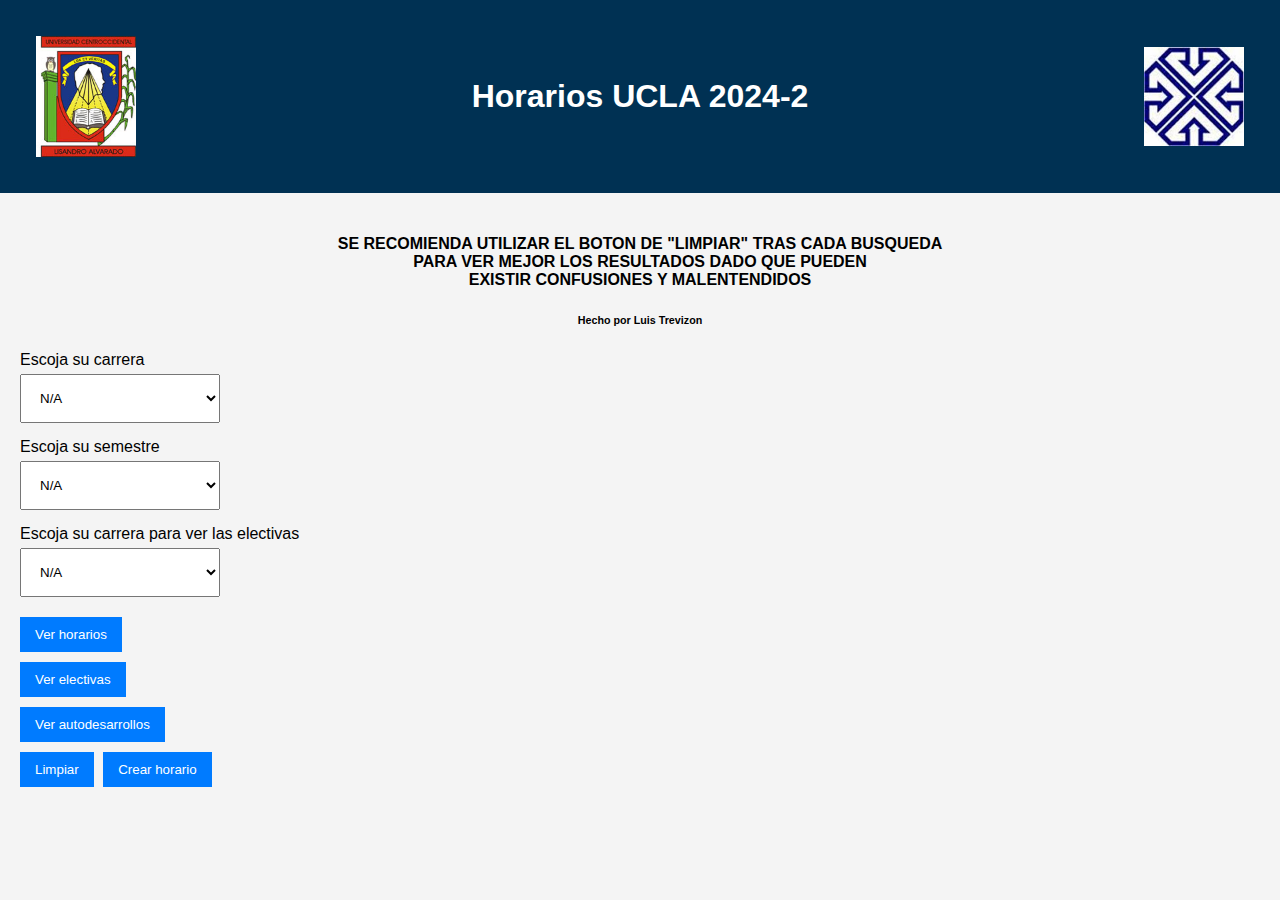
<file: index.html>
<!DOCTYPE html>
<html lang="en">

<head>
    <meta charset="UTF-8">
    <meta name="viewport" content="width=device-width, initial-scale=1.0">
    <link rel="stylesheet" href="sources/estilos.css">
    <title>HORARIOS</title>
</head>
<header class="header">
    <div class="logo-container">
        <div class="left-logos">
            <img src="logos/ucla.jpg" style="width: 100px;" alt="Logo Izquierdo" class="logo">
            <!-- <img src="logos/dcee.jpg" style="width: 100px;" alt="Logo Izquierdo 2" class="logo"> -->
        </div>
        <h1 class="title">Horarios UCLA 2024-2</h1>
        <img src="logos/dcee.jpg" style="width: 100px;" alt="Logo Izquierdo 2" class="logo">

    </div>

</header>

<body>
    <main class="main-content">
        <h4 style="text-align: center;">SE RECOMIENDA UTILIZAR EL BOTON DE "LIMPIAR" TRAS CADA BUSQUEDA<br> PARA VER
            MEJOR LOS RESULTADOS
            DADO QUE
            PUEDEN <br>EXISTIR CONFUSIONES Y MALENTENDIDOS</h4>
        <h6 style="text-align: center;">Hecho por Luis Trevizon</h6>
        <label>Escoja su carrera</label>
        <select name="carrera" id="carreras">
            <option value="n/a">N/A</option>
            <option value="economia">Economia</option>
            <option value="administracion">Administracion</option>
            <option value="contaduria">Contaduria</option>
        </select>
        <label>Escoja su semestre</label>
        <select name="semestre" id="semestres">
            <option value="n/a">N/A</option>
            <option value="1">1</option>
            <option value="2">2</option>
            <option value="3">3</option>
            <option value="4">4</option>
            <option value="5">5</option>
            <option value="6">6</option>
            <option value="7">7</option>
            <option value="8">8</option>
            <option value="9">9</option>
        </select>
        <br>
        <label>Escoja su carrera para ver las electivas</label>
        <select name="electiva" id="electiva">
            <option value="n/a">N/A</option>
            <option value="admin_cont">Administracion o Contaduria</option>
            <option value="econ">Economia</option>
        </select>
        <br>
        <button id="boton" onclick="getHorario()">Ver horarios</button>
        <br>
        <button id="boton" onclick="electivas()">Ver electivas</button>
        <br>
        <button id="boton" onclick="autodesarrollos()">Ver autodesarrollos</button>
        <br>
        <button id="boton" onclick="limpiar()">Limpiar</button>
        <button><a href="horario.html">Crear horario</a></button>
        <div class="resultados" id="horarios">
        </div>
    </main>

    <script>
        document.querySelectorAll('.printbutton').forEach(function (element) {
            element.addEventListener('click', function () {
                print();
            });
        });
        var src = []

        var economia_1 = [
            "m01", "m02", "t01", "t02"
        ]
        var economia_2 = [
            "m01", "m02", "t01"
        ]
        var economia_3 = [
            "m01", "t01"
        ]
        var administracion_contaduria_1 = [
            "m01", "m02", "m03", "m04", "m05", "m06", "m07", "m08", "t01", "t02", "t03", "n01", "n02"
        ]
        var administracion_contaduria_2 = [
            "m01", "m02", "m03", "m04", "t01", "t02", "t03", "n01", "n02", "n03"
        ]
        var administracion_contaduria_3 = [
            "m01", "m02", "m03", "t01", "t02", "n01", "n02"
        ]
        var administracion_contaduria_4 = [
            "m01", "m02", "m03", "t01", "n01", "n02"
        ]
        var administracion_contaduria_5 = [
            "m01", "m02", "m03", "t02", "n01", "n02", "n03"
        ]
        var administracion_contaduria_6 = [
            "m01", "m02", "m03", "n01", "n02"
        ]
        var administracion_contaduria_7 = [
            'm01', "m02", "t01", 'n01', 'n02'
        ]
        var administracion_contaduria_8 = [
            'm01', "m02", "m03", 'n01', 'n02', 'n03', 'n04'
        ]
        var contaduria_9 = [
            "m01", "m02", "m03", "n01", "n02", "n03"
        ]
        var administracion_9 = [
            "m01", "m02", "m03", "t01", "n01", "n03"
        ]
        var semestres_totales = {
            economia_1, economia_2, economia_3, administracion_contaduria_1, administracion_contaduria_2, administracion_contaduria_3,
            administracion_contaduria_4, administracion_contaduria_5, administracion_contaduria_6,
            administracion_contaduria_7, administracion_contaduria_8, contaduria_9, administracion_9
        }
        function limpiar() {
            document.getElementById("horarios").innerHTML = ""
            document.getElementById("carreras").value = "n/a"
            document.getElementById("semestres").value = "n/a"
            document.getElementById("electiva").value = "n/a"
        }
        function getSemesterKey(carrera, nroSemestre) {
            let carreraAcomodada = carrera;
            let nroSemestreAcomodado = nroSemestre;
            if (carrera === "administracion" || carrera === "contaduria") {
                if (nroSemestre < 9) {
                    carreraAcomodada = "administracion_contaduria";
                }
            } else if (carrera === "economia") {
                if (nroSemestre >= 3) {
                    nroSemestreAcomodado = 3;
                }
            }
            return `${carreraAcomodada}_${nroSemestreAcomodado}`;
        }
        function agregar_src(arr, carrera, semestre, variable) {
            for (let i = 0; i < variable.length; i++) {
                arr.push("horarios/" + carrera + "/" + semestre + "/" + variable[i] + ".png")
            }
        }
        function getHorario() {
            var carrera = document.getElementById("carreras").value
            var nro_semestre = document.getElementById("semestres").value
            var semestre = nro_semestre + "_semestre"
            if (carrera == "n/a" || nro_semestre == "n/a") {
                alert("Escoge un semestre y/o carrera")
            } else {
                var especifico = semestres_totales[(getSemesterKey(carrera, nro_semestre))]
                if ((carrera == "administracion" || carrera == "contaduria") && nro_semestre <= 5) {
                    carrera = "administracion_contaduria"
                }
                agregar_src(src, carrera, semestre, especifico)
                for (let i = 0; i < especifico.length; i++) {
                    if (carrera == "administracion_contaduria") {
                        carrera = "administracion o contaduria"
                    }
                    document.getElementById("horarios").innerHTML += `<p>${especifico[i].toUpperCase()} del ${nro_semestre} semestre en la carrera de ${carrera.toUpperCase()}</p><br><img src=${src[i]}><hr>`
                }
            }
            src = []
        }
        function electivas() {
            var carrera = document.getElementById("electiva").value
            if (carrera == "n/a") {
                alert("Escoge una carrera")
                return;
            }
            if (carrera == "admin_cont") {
                carreraupp = "administracion y contaduria"
            } else {
                carreraupp = "economia"
            }
            document.getElementById("horarios").innerHTML += `<p>Electivas de ${carreraupp.toUpperCase()}</p><br><img src="horarios/electivas/${carrera}.png"><hr>`
        }
        function autodesarrollos() {
            document.getElementById("horarios").innerHTML += `<p>Autodesarrollos</p><br><img src="horarios/autodesarrollo/autodesarrollos.png"><hr>`
        }
    </script>
</body>

</html>
</file>
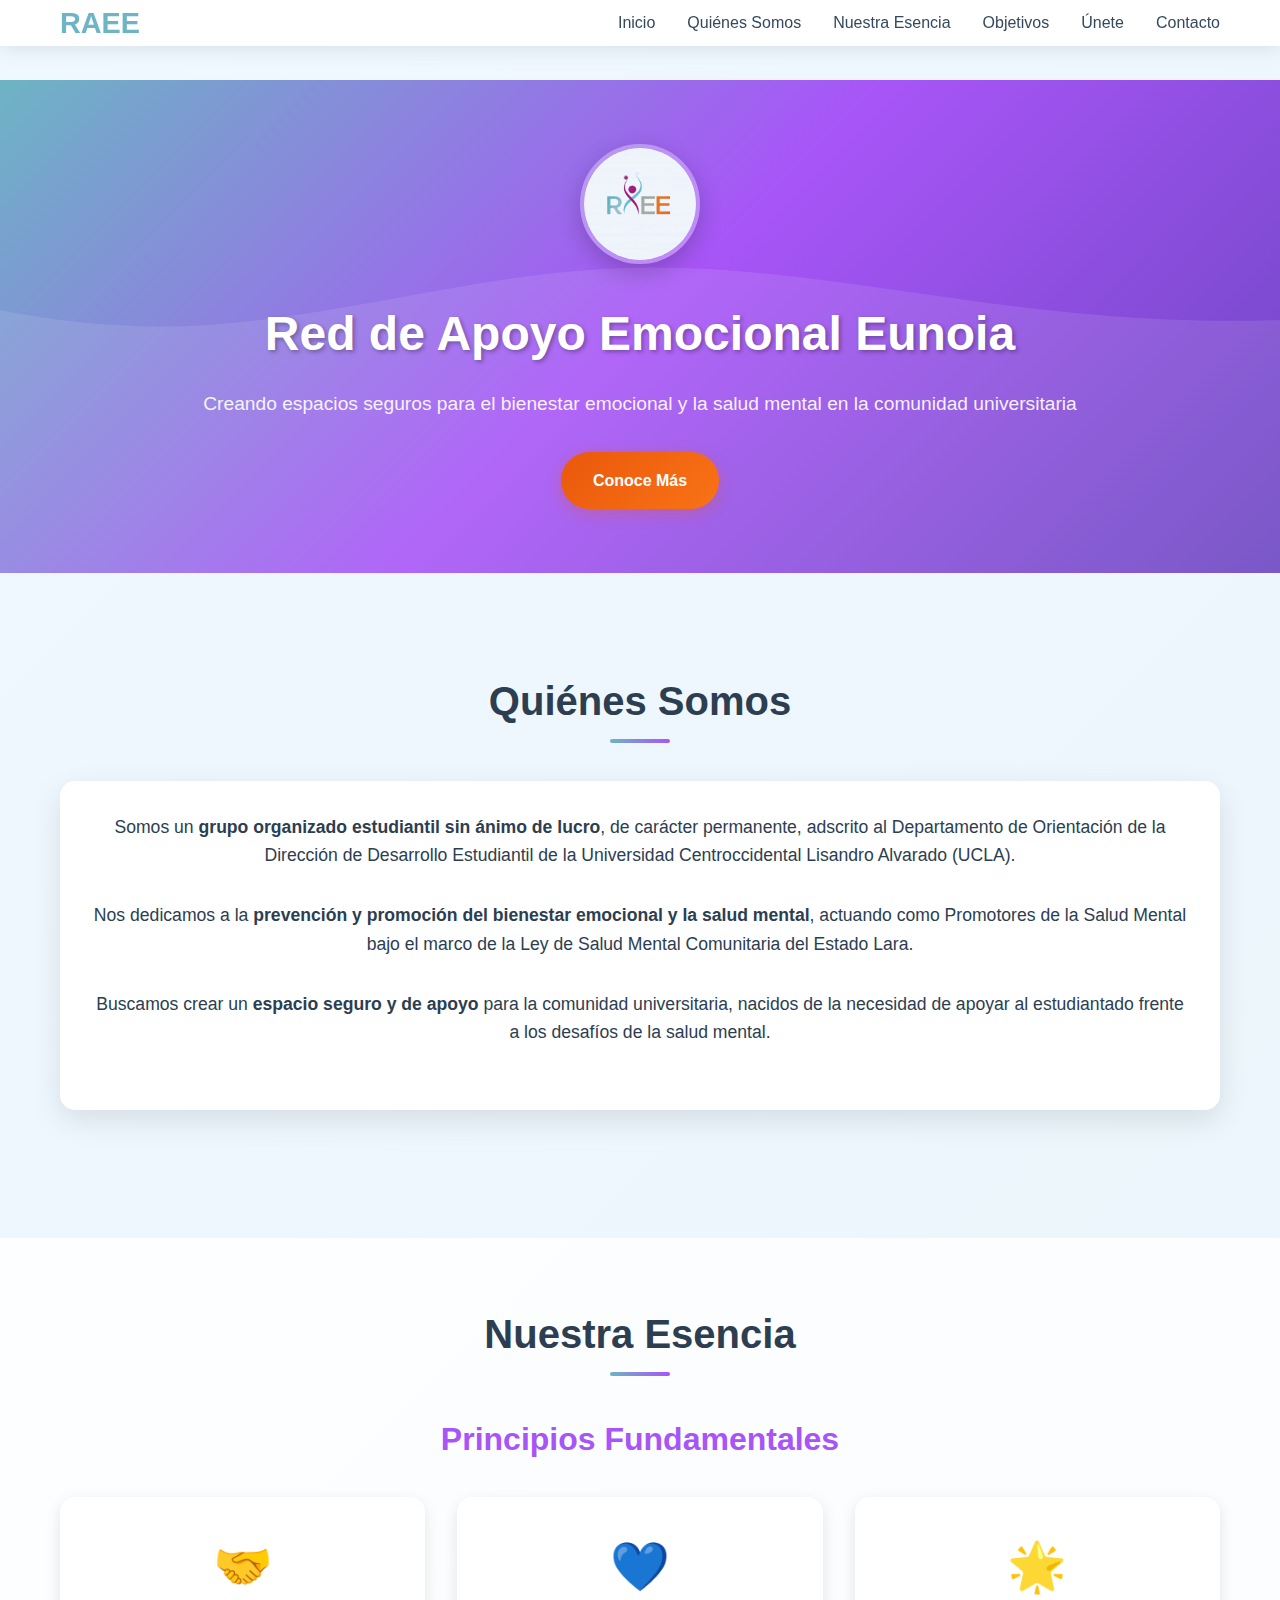
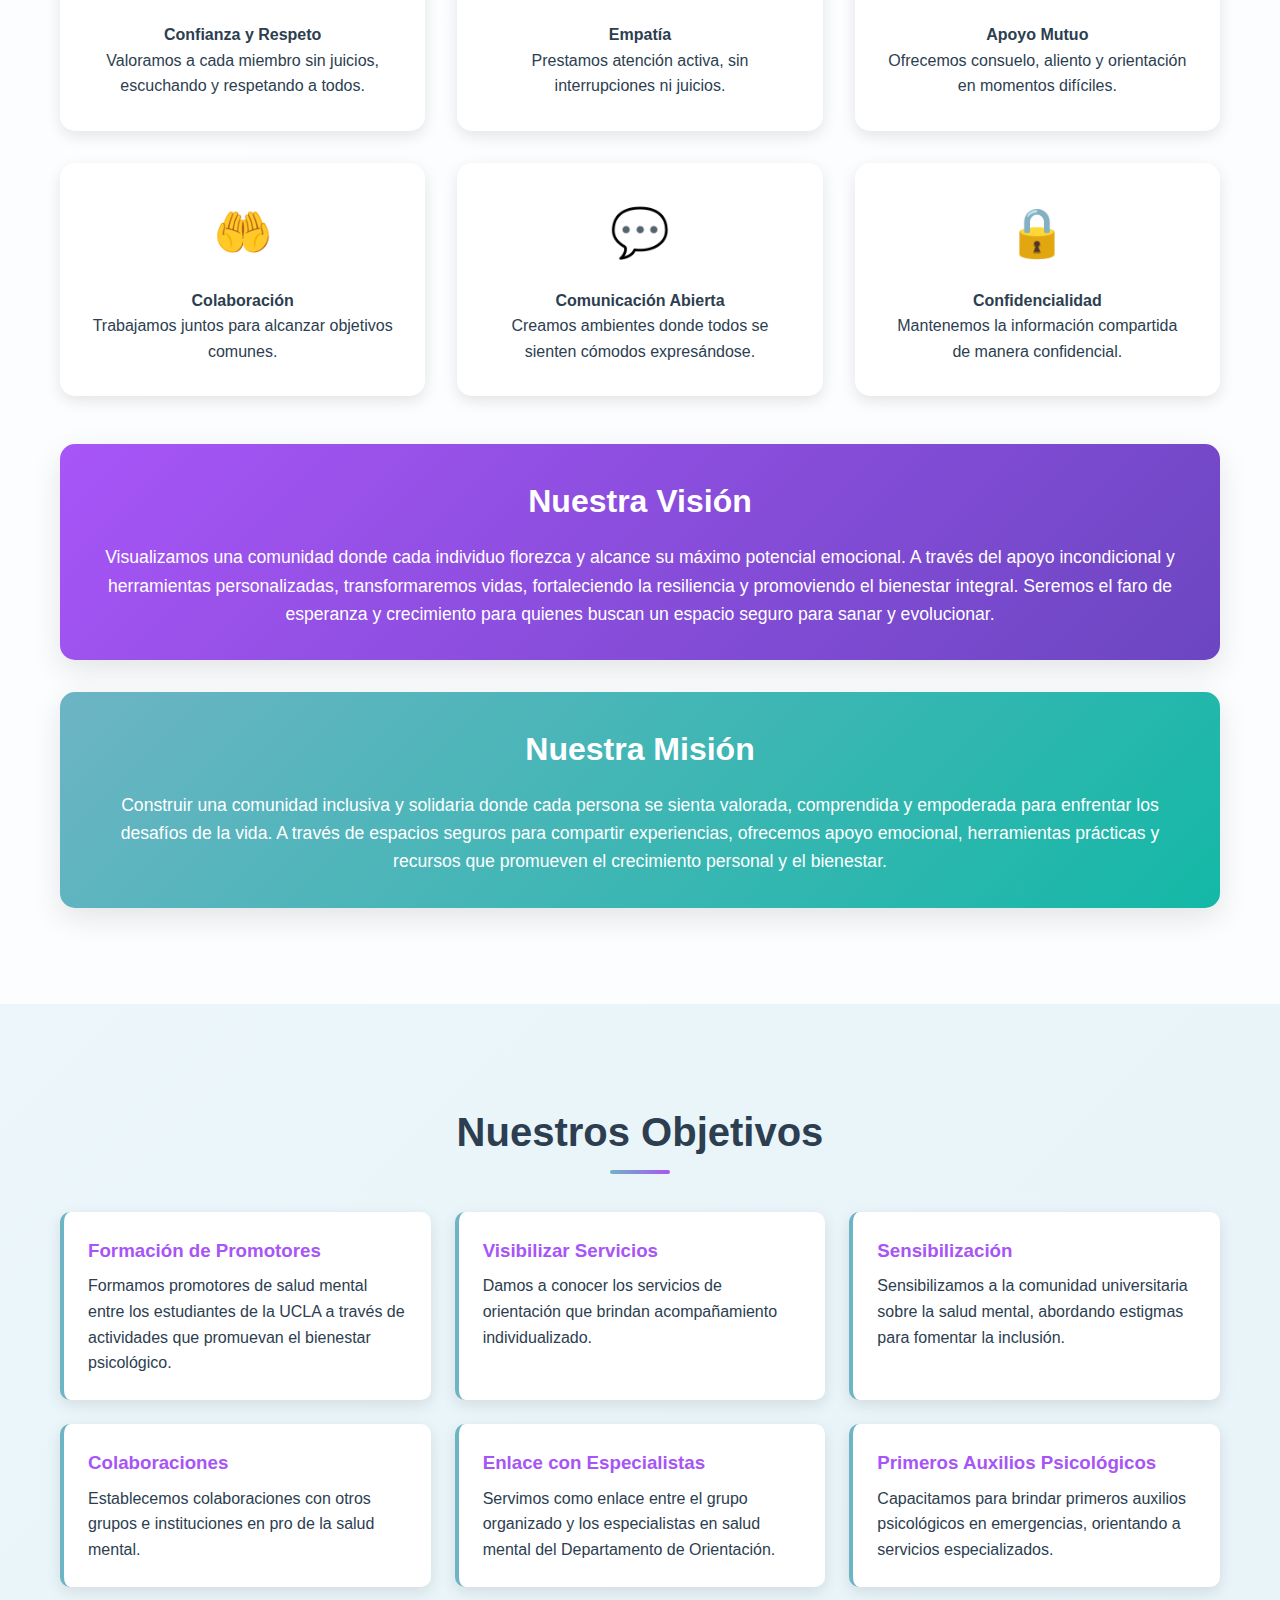
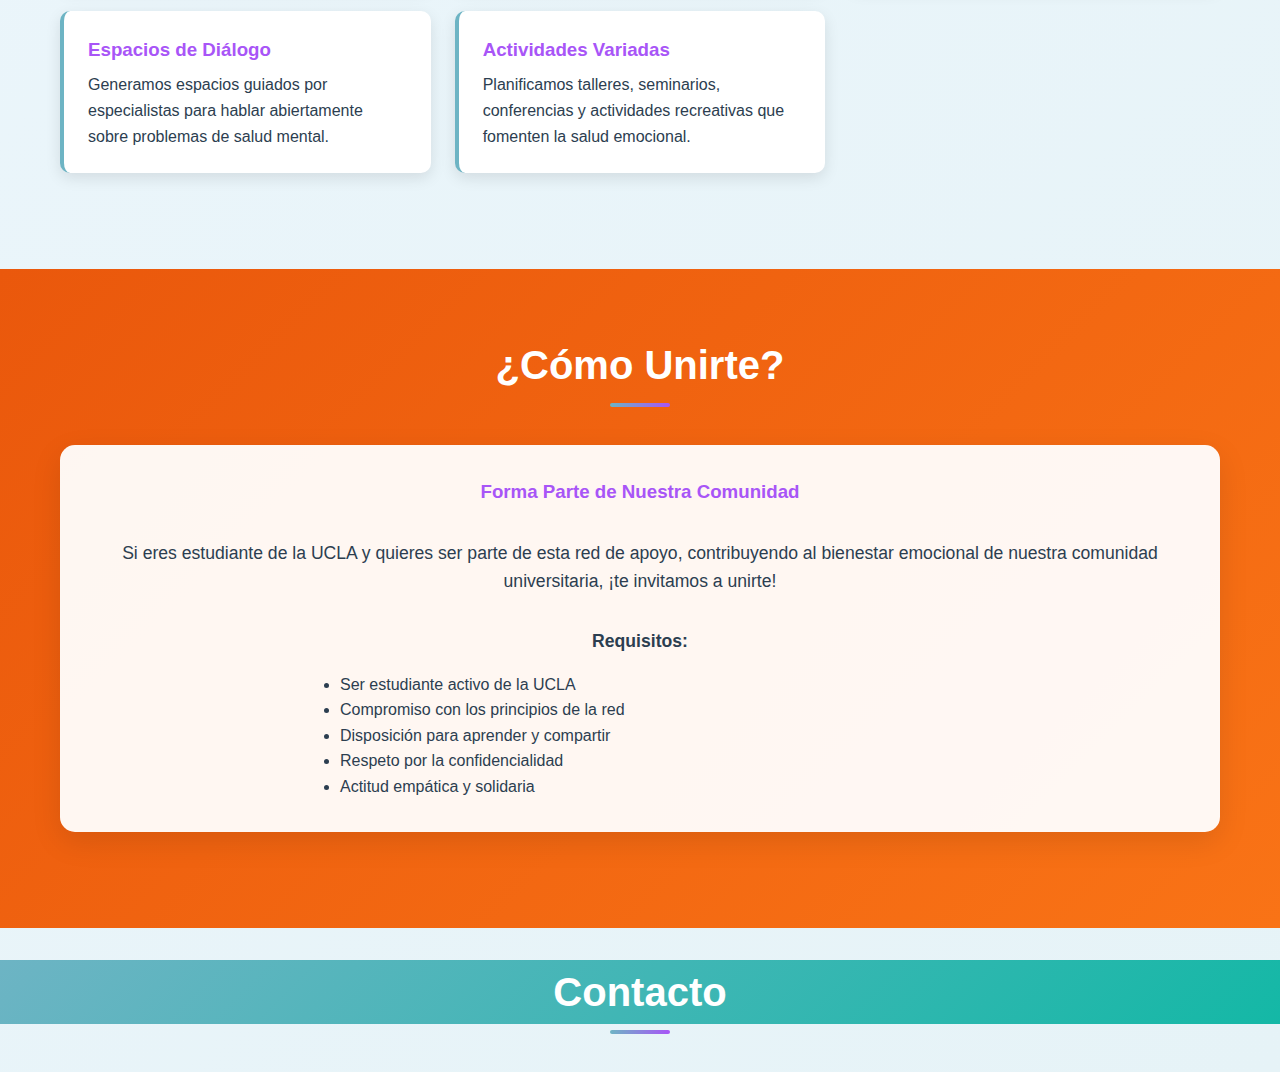
<file: raee/index.html>
<!DOCTYPE html>
<html lang="es">

<head>
    <meta charset="UTF-8">
    <meta name="viewport" content="width=device-width, initial-scale=1.0">
    <title>Red de Apoyo Emocional Eunoia - RAEE</title>
    <link rel="stylesheet" href="./sources/estilos.css">
</head>

<body>
    <!-- Header -->
    <header>
        <nav class="container">
            <a href="#inicio" class="logo">RAEE</a>
            <ul class="nav-links">
                <li><a href="#inicio">Inicio</a></li>
                <li><a href="#quienes-somos">Quiénes Somos</a></li>
                <li><a href="#nuestra-esencia">Nuestra Esencia</a></li>
                <li><a href="#objetivos">Objetivos</a></li>
                <li><a href="#unirse">Únete</a></li>
                <li><a href="#contacto">Contacto</a></li>
            </ul>
        </nav>
    </header>

    <!-- Hero Section -->
    <section id="inicio" class="hero">
        <div class="container">
            <div class="hero-content">
                <div class="hero-logo">
                    <img src="./sources/logo_raee.jpg" alt="Logo RAEE">
                </div>
                <h1>Red de Apoyo Emocional Eunoia</h1>
                <p class="hero-subtitle">Creando espacios seguros para el bienestar emocional y la salud mental en la
                    comunidad universitaria</p>
                <a href="#quienes-somos" class="cta-button">Conoce Más</a>
            </div>
        </div>
    </section>

    <!-- Quiénes Somos -->
    <section id="quienes-somos" class="section">
        <div class="container">
            <h2 class="section-title">Quiénes Somos</h2>
            <div class="card">
                <p style="font-size: 1.1rem; text-align: center; margin-bottom: 2rem;">
                    Somos un <strong>grupo organizado estudiantil sin ánimo de lucro</strong>, de carácter permanente,
                    adscrito al Departamento de Orientación de la Dirección de Desarrollo Estudiantil de la Universidad
                    Centroccidental Lisandro Alvarado (UCLA).
                </p>
                <p style="font-size: 1.1rem; text-align: center; margin-bottom: 2rem;">
                    Nos dedicamos a la <strong>prevención y promoción del bienestar emocional y la salud
                        mental</strong>, actuando como Promotores de la Salud Mental bajo el marco de la Ley de Salud
                    Mental Comunitaria del Estado Lara.
                </p>
                <p style="font-size: 1.1rem; text-align: center; margin-bottom: 2rem;">
                    Buscamos crear un <strong>espacio seguro y de apoyo</strong> para la comunidad universitaria,
                    nacidos de la necesidad de apoyar al estudiantado frente a los desafíos de la salud mental.
                </p>
            </div>
        </div>
    </section>

    <!-- Nuestra Esencia -->
    <section id="nuestra-esencia" class="section" style="background: rgba(255, 255, 255, 0.8);">
        <div class="container">
            <h2 class="section-title">Nuestra Esencia</h2>

            <!-- Principios Fundamentales -->
            <h3 style="text-align: center; font-size: 2rem; margin-bottom: 2rem; color: #a855f7;">Principios
                Fundamentales</h3>
            <div class="principles-grid">
                <div class="principle-card">
                    <div class="principle-icon">🤝</div>
                    <h4>Confianza y Respeto</h4>
                    <p>Valoramos a cada miembro sin juicios, escuchando y respetando a todos.</p>
                </div>
                <div class="principle-card">
                    <div class="principle-icon">💙</div>
                    <h4>Empatía</h4>
                    <p>Prestamos atención activa, sin interrupciones ni juicios.</p>
                </div>
                <div class="principle-card">
                    <div class="principle-icon">🌟</div>
                    <h4>Apoyo Mutuo</h4>
                    <p>Ofrecemos consuelo, aliento y orientación en momentos difíciles.</p>
                </div>
                <div class="principle-card">
                    <div class="principle-icon">🤲</div>
                    <h4>Colaboración</h4>
                    <p>Trabajamos juntos para alcanzar objetivos comunes.</p>
                </div>
                <div class="principle-card">
                    <div class="principle-icon">💬</div>
                    <h4>Comunicación Abierta</h4>
                    <p>Creamos ambientes donde todos se sienten cómodos expresándose.</p>
                </div>
                <div class="principle-card">
                    <div class="principle-icon">🔒</div>
                    <h4>Confidencialidad</h4>
                    <p>Mantenemos la información compartida de manera confidencial.</p>
                </div>
            </div>

            <!-- Visión -->
            <div class="card"
                style="margin-top: 3rem; background: linear-gradient(135deg, #a855f7 0%, #6b46c1 100%); color: white;">
                <h3 style="text-align: center; font-size: 2rem; margin-bottom: 1rem;">Nuestra Visión</h3>
                <p style="text-align: center; font-size: 1.1rem;">
                    Visualizamos una comunidad donde cada individuo florezca y alcance su máximo potencial emocional.
                    A través del apoyo incondicional y herramientas personalizadas, transformaremos vidas, fortaleciendo
                    la resiliencia y promoviendo el bienestar integral. Seremos el faro de esperanza y crecimiento para
                    quienes buscan un espacio seguro para sanar y evolucionar.
                </p>
            </div>

            <!-- Misión -->
            <div class="card" style="background: linear-gradient(135deg, #6db4c4 0%, #14b8a6 100%); color: white;">
                <h3 style="text-align: center; font-size: 2rem; margin-bottom: 1rem;">Nuestra Misión</h3>
                <p style="text-align: center; font-size: 1.1rem;">
                    Construir una comunidad inclusiva y solidaria donde cada persona se sienta valorada, comprendida y
                    empoderada para enfrentar los desafíos de la vida. A través de espacios seguros para compartir
                    experiencias,
                    ofrecemos apoyo emocional, herramientas prácticas y recursos que promueven el crecimiento personal y
                    el bienestar.
                </p>
            </div>
        </div>
    </section>

    <!-- Objetivos -->
    <section id="objetivos" class="section">
        <div class="container">
            <h2 class="section-title">Nuestros Objetivos</h2>
            <div class="objectives-list">
                <div class="objective-item">
                    <h3>Formación de Promotores</h3>
                    <p>Formamos promotores de salud mental entre los estudiantes de la UCLA a través de actividades que
                        promuevan el bienestar psicológico.</p>
                </div>
                <div class="objective-item">
                    <h3>Visibilizar Servicios</h3>
                    <p>Damos a conocer los servicios de orientación que brindan acompañamiento individualizado.</p>
                </div>
                <div class="objective-item">
                    <h3>Sensibilización</h3>
                    <p>Sensibilizamos a la comunidad universitaria sobre la salud mental, abordando estigmas para
                        fomentar la inclusión.</p>
                </div>
                <div class="objective-item">
                    <h3>Colaboraciones</h3>
                    <p>Establecemos colaboraciones con otros grupos e instituciones en pro de la salud mental.</p>
                </div>
                <div class="objective-item">
                    <h3>Enlace con Especialistas</h3>
                    <p>Servimos como enlace entre el grupo organizado y los especialistas en salud mental del
                        Departamento de Orientación.</p>
                </div>
                <div class="objective-item">
                    <h3>Primeros Auxilios Psicológicos</h3>
                    <p>Capacitamos para brindar primeros auxilios psicológicos en emergencias, orientando a servicios
                        especializados.</p>
                </div>
                <div class="objective-item">
                    <h3>Espacios de Diálogo</h3>
                    <p>Generamos espacios guiados por especialistas para hablar abiertamente sobre problemas de salud
                        mental.</p>
                </div>
                <div class="objective-item">
                    <h3>Actividades Variadas</h3>
                    <p>Planificamos talleres, seminarios, conferencias y actividades recreativas que fomenten la salud
                        emocional.</p>
                </div>
            </div>
        </div>
    </section>

    <!-- Únete -->
    <section id="unirse" class="section"
        style="background: linear-gradient(135deg, #ea580c 0%, #f97316 100%); color: white;">
        <div class="container">
            <h2 class="section-title" style="color: white;">¿Cómo Unirte?</h2>
            <div class="card" style="background: rgba(255, 255, 255, 0.95); color: #2c3e50;">
                <h3 style="text-align: center; margin-bottom: 2rem; color: #a855f7;">Forma Parte de Nuestra Comunidad
                </h3>
                <p style="text-align: center; font-size: 1.1rem; margin-bottom: 2rem;">
                    Si eres estudiante de la UCLA y quieres ser parte de esta red de apoyo, contribuyendo al bienestar
                    emocional de nuestra comunidad universitaria, ¡te invitamos a unirte!
                </p>
                <div style="text-align: center;">
                    <p style="font-size: 1.1rem; margin-bottom: 1rem;"><strong>Requisitos:</strong></p>
                    <ul style="text-align: left; max-width: 600px; margin: 0 auto;">
                        <li>Ser estudiante activo de la UCLA</li>
                        <li>Compromiso con los principios de la red</li>
                        <li>Disposición para aprender y compartir</li>
                        <li>Respeto por la confidencialidad</li>
                        <li>Actitud empática y solidaria</li>
                    </ul>
                </div>
            </div>
        </div>
    </section>

    <!-- Contacto -->
    <section id="contacto" class="contact-section">
        <div class="container">
            <h2 class="section-title" style="color: white;">Contacto</h2>
        </div>
    </section>
</file>
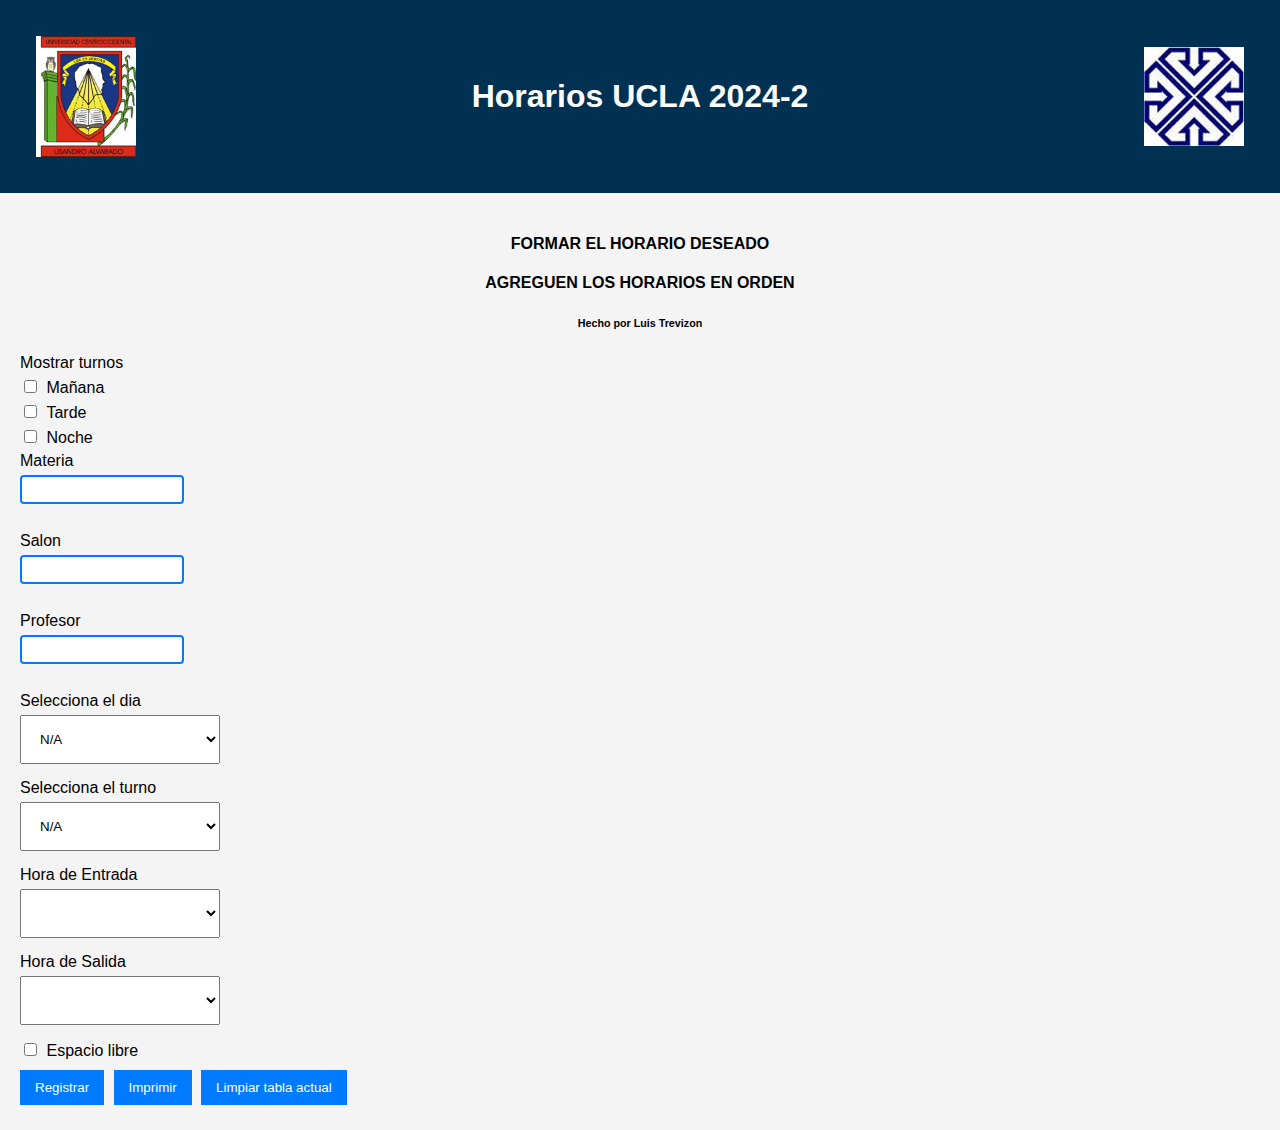
<file: horario.html>
<!DOCTYPE html>
<html lang="en">

<head>
    <meta charset="UTF-8">
    <meta name="viewport" content="width=device-width, initial-scale=1.0">
    <link rel="stylesheet" href="sources/estilos.css">
    <script src="sources/jquery-3.6.1.js"></script>
    <script src="sources/script.js"></script>
    <style id="table_style" type="text/css">

        body {
            margin: 0;
            font-family: Arial, sans-serif;
            background-color: #f4f4f4;
            /* Color de fondo claro */
        }

        /* Estilos para la tabla */
        table {
            border-collapse: collapse;
            border: 2px solid #007bff;
            /* Borde azul */
            letter-spacing: 1px;
            font-size: 0.9rem;
            /* Tamaño de fuente similar a otros elementos */
            margin: 20px auto;
            box-shadow: 0 4px 8px rgba(0, 0, 0, 0.1);
            border-radius: 8px;
            overflow: hidden;
            width: 400px;
            /* Ancho de la tabla */
            height: 200px;
            /* Alto de la tabla */
        }

        td,
        th {
            border: 1px solid rgb(190, 190, 190);
            padding: 5px;
            /* Ajustado para evitar expansión */
            overflow: hidden;
            /* Para que el contenido no sobrepase el tamaño de la celda */
        }

        th {
            background-color: #f9f9f9;
            /* Fondo claro */
            font-weight: bold;
            color: #003153;
            /* Texto azul oscuro */
        }

        td {
            text-align: center;
        }

        caption {
            padding: 10px;
            font-size: 1.2rem;
            font-weight: bold;
            color: #003153;
            /* Texto azul oscuro */
        }

        /* Para que las tablas se muestren una debajo de otra */
        #hidden_m,
        #hidden_t,
        #hidden_n {
            margin-bottom: 20px;
            /* Espacio entre las tablas */
        }

        #dvContents {
            display: flex;
            flex-direction: column;
            align-items: center;
        }
    </style>
    <title>HORARIOS</title>
</head>
<header class="header">
    <div class="logo-container">
        <div class="left-logos">
            <img src="logos/ucla.jpg" style="width: 100px;" alt="Logo Izquierdo" class="logo">
            <!-- <img src="logos/dcee.jpg" style="width: 100px;" alt="Logo Izquierdo 2" class="logo"> -->
        </div>
        <h1 class="title">Horarios UCLA 2024-2</h1>
        <img src="logos/dcee.jpg" style="width: 100px;" alt="Logo Izquierdo 2" class="logo">

    </div>

</header>

<body>
    <main class="main-content">
        <h4 style="text-align: center;">FORMAR EL HORARIO DESEADO</h4>
        <h4 style="text-align: center;">AGREGUEN LOS HORARIOS EN ORDEN</h4>
        <h6 style="text-align: center;">Hecho por Luis Trevizon</h6>

        <label>Mostrar turnos</label>
        <input type="checkbox" id="check_m" value="m" onclick="mostrar_turnos()"> <label for="">Mañana</label>
        <br>
        <input type="checkbox" id="check_t" onclick="mostrar_turnos()" value="t"> <label for="">Tarde</label>
        <br>
        <input type="checkbox" id="check_n" onclick="mostrar_turnos()" value="n"> <label for="">Noche</label>
        <br>
        <label>Materia</label>
        <input type="text" id="materia">
        <br>
        <label>Salon</label>
        <input type="number" id="salon_num">
        <br>
        <label>Profesor</label>
        <input type="text" id="prof_nom">
        <br>
        <label for="">Selecciona el dia</label>
        <select id="dia">
            <option value="">N/A</option>
            <option value="1">Lunes</option>
            <option value="2">Martes</option>
            <option value="3">Miercoles</option>
            <option value="4">Jueves</option>
            <option value="5">Viernes</option>
            <option value="6">Sabado</option>
        </select>
        <br>
        <label for="">Selecciona el turno</label>
        <select id="turno" onchange="cambia_turnos()">
            <option value="">N/A</option>
            <option value="m">Mañana</option>
            <option value="t">Tarde</option>
            <option value="n">Noche</option>
        </select>
        <label>Hora de Entrada</label>
        <select id="hora_entrada">
        </select>
        <br>
        <label>Hora de Salida</label>
        <select id="hora_salida">
        </select>
        <br>
        <input type="checkbox" id="espacio" name="espacio" value="true">
        <label for="espacio">Espacio libre</label>
        <br>
        <button onclick="registrar()">Registrar</button>
        <button onclick="PrintTable();" value="Print">Imprimir</button>
        <button onclick="limpiar_tabla()">Limpiar tabla actual</button>
        <div id="dvContents">
            <div id="hidden_m" hidden>
                <h2 style="text-align: center">Mañana</h2>
                <table id="m">
                    <thead>
                        <tr>
                            <th>Bloque</th>
                            <th id="lunes">Lunes</th>
                            <th id="martes">Martes</th>
                            <th id="miercoles">Miercoles</th>
                            <th id="jueves">Jueves</th>
                            <th id="viernes">Viernes</th>
                            <th id="sabado">Sabado</th>
                        </tr>
                    </thead>
                    <tbody id="turno_m">
                        <tr id="1m">
                            <td>7:25-8:10</td>
                        </tr>
                        <tr id="2m">
                            <td>8:10-8:55</td>
                        </tr>
                        <tr id="3m">
                            <td>9:00-9:45</td>
                        </tr>
                        <tr id="4m">
                            <td>9:45-10:35</td>
                        </tr>
                        <tr id="5m">
                            <td>10:35-11:20</td>
                        </tr>
                        <tr id="6m">
                            <td>11:25-12:05</td>
                        </tr>
                    </tbody>
                    <tfoot>
                    </tfoot>
                </table>
            </div>

            <div id="hidden_t" hidden>
                <h2 style="text-align: center">Tarde</h2>
                <table id="t">
                    <thead>
                        <tr>
                            <th>Bloque</th>
                            <th id="lunes">Lunes</th>
                            <th id="martes">Martes</th>
                            <th id="miercoles">Miercoles</th>
                            <th id="jueves">Jueves</th>
                            <th id="viernes">Viernes</th>
                            <th id="sabado">Sabado</th>
                        </tr>
                    </thead>
                    <tbody id="turno_t">
                        <tr id="1t">
                            <td>12:40-1:20</td>
                        </tr>
                        <tr id="2t">
                            <td>1:20-2:00</td>
                        </tr>
                        <tr id="3t">
                            <td>2:00-2:40</td>
                        </tr>
                        <tr id="4t">
                            <td>2:45-3:25</td>
                        </tr>
                        <tr id="5t">
                            <td>3:25-4:05</td>
                        </tr>
                    </tbody>
                    <tfoot>
                    </tfoot>
                </table>
            </div>

            <div id="hidden_n" hidden>
                <h2 style="text-align: center">Noche</h2>
                <table id="n">
                    <thead>
                        <tr>
                            <th>Bloque</th>
                            <th id="lunes">Lunes</th>
                            <th id="martes">Martes</th>
                            <th id="miercoles">Miercoles</th>
                            <th id="jueves">Jueves</th>
                            <th id="viernes">Viernes</th>
                            <th id="sabado">Sabado</th>
                        </tr>
                    </thead>
                    <tbody id="turno_n">
                        <tr id="1n">
                            <td>5:00-5:40</td>
                        </tr>
                        <tr id="2n">
                            <td>5:40-6:20</td>
                        </tr>
                        <tr id="3n">
                            <td>6:20-7:00</td>
                        </tr>
                        <tr id="4n">
                            <td>7:05-7:45</td>
                        </tr>
                        <tr id="5n">
                            <td>7:45-8:25</td>
                        </tr>
                    </tbody>
                    <tfoot>
                    </tfoot>
                </table>
            </div>

        </div>
    </main>
</body>

</html>
</file>
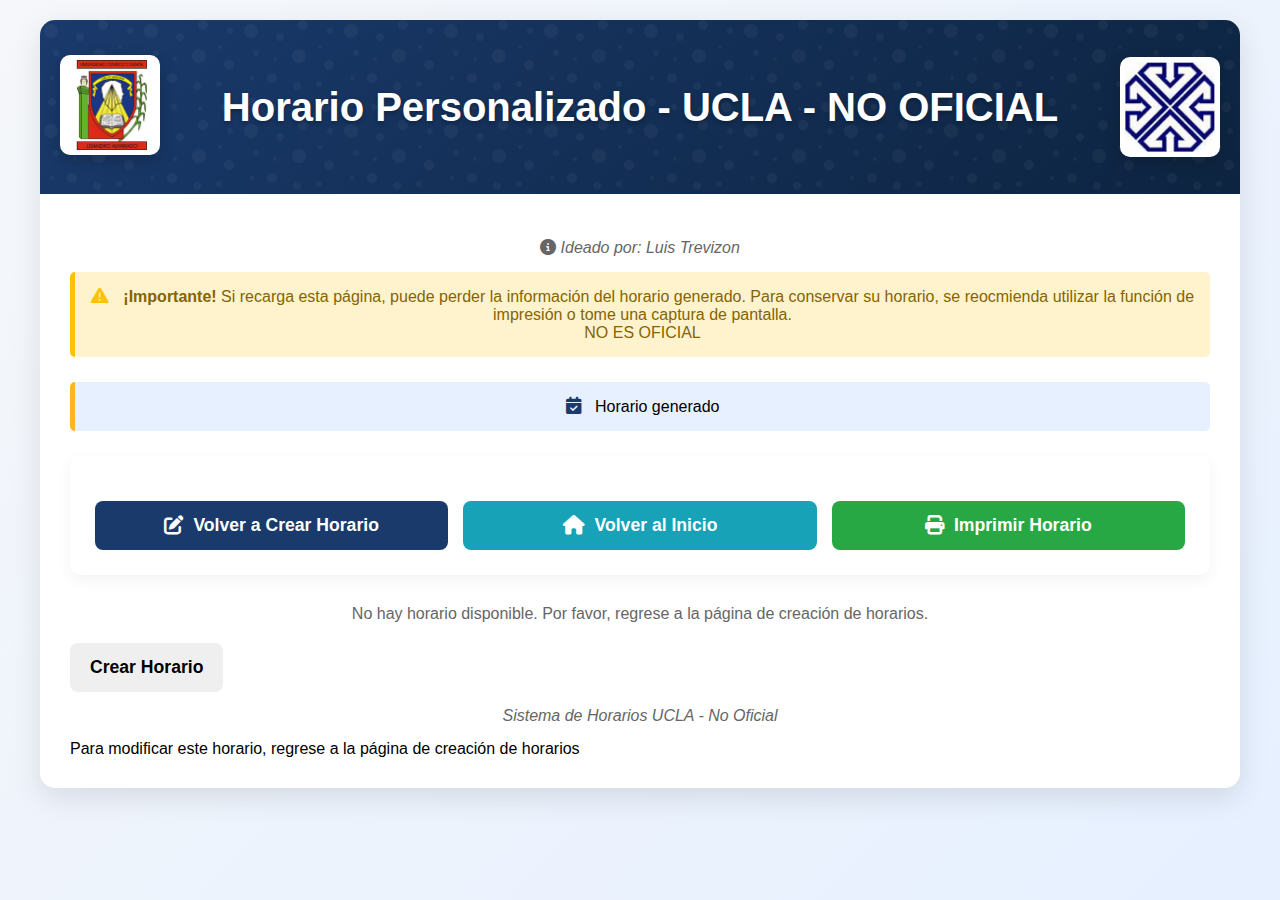
<file: horario_generado.html>
<!DOCTYPE html>
<html lang="es">

<head>
    <meta charset="UTF-8">
    <meta name="viewport" content="width=device-width, initial-scale=1.0">
    <title>Horario Personalizado - UCLA - NO OFICIAL</title>
    <link rel="stylesheet" href="https://cdnjs.cloudflare.com/ajax/libs/font-awesome/6.4.0/css/all.min.css">
    <link rel="stylesheet" href="sources/estilos_horario.css">
    <script src="sources/script_horario.js"></script>
</head>

<body>
    <div class="container">
        <header class="header">
            <div class="header-bg"></div>
            <div class="header-content">
                <div class="logo-container">
                    <div class="left-logos">
                        <img src="logos/ucla.jpg" alt="Logo UCLA" class="logo">
                    </div>
                    <h1 class="title">Horario Personalizado - UCLA - NO OFICIAL</h1>
                    <img src="logos/dcee.jpg" alt="Logo DCCE" class="logo">
                </div>
            </div>
        </header>

        <main class="main-content">
            <!-- Aviso importante sobre recarga de página -->
             <p class="creator-note"><i class="fas fa-info-circle"></i> <span class="creator-name">Ideado por: Luis Trevizon</span></p>
            <div class="info-box" style="background: #fff3cd; border-left: 5px solid #ffc107; color: #856404; margin-bottom: 25px;">
                <i class="fas fa-exclamation-triangle" style="margin-right: 10px; color: #ffc107;"></i>
                <strong>¡Importante!</strong> Si recarga esta página, puede perder la información del horario generado. 
                Para conservar su horario, se reocmienda utilizar la función de impresión o tome una captura de pantalla.
                <br> NO ES OFICIAL
            </div>

            <!-- Información de generación -->
            <div class="info-box">
                <i class="fas fa-calendar-check" style="margin-right: 10px; color: var(--ucla-blue);"></i>
                <span id="generation-date">Horario generado</span>
            </div>

            <!-- Botones de navegación -->
            <div class="controls-section">
                <div class="button-group">
                    <button class="btn btn-primary" onclick="window.location.href='horario.html'">
                        <i class="fas fa-edit"></i>
                        Volver a Crear Horario
                    </button>
                    <button class="btn btn-info" onclick="window.location.href='index.html'">
                        <i class="fas fa-home"></i>
                        Volver al Inicio
                    </button>
                    <button class="btn btn-success" onclick="window.print()">
                        <i class="fas fa-print"></i>
                        Imprimir Horario
                    </button>
                </div>
            </div>

            <!-- Contenido del horario generado -->
            <div id="schedule-content">
                <!-- El contenido del horario se carga dinámicamente aquí -->
            </div>

            <!-- Nota del creador -->
            <div class="creator-note">
                <p>Sistema de Horarios UCLA - No Oficial</p>
            </div>

            <!-- Pie de página adicional -->
            <div class="schedule-footer">
                <p>Para modificar este horario, regrese a la página de creación de horarios</p>
            </div>
        </main>
    </div>

    <!-- Estilos adicionales para impresión -->
    <style>
        @media print {
            .controls-section,
            .info-box:first-of-type,
            .creator-note,
            .schedule-footer {
                display: none !important;
            }
            
            body {
                background: white !important;
                padding: 0 !important;
            }
            
            .container {
                box-shadow: none !important;
                border-radius: 0 !important;
            }
            
            .header {
                background: var(--ucla-blue) !important;
                -webkit-print-color-adjust: exact !important;
                print-color-adjust: exact !important;
            }
            
            .turno-header {
                background: var(--ucla-blue) !important;
                -webkit-print-color-adjust: exact !important;
                print-color-adjust: exact !important;
            }
            
            .filled-cell {
                background-color: #d1ecf1 !important;
                -webkit-print-color-adjust: exact !important;
                print-color-adjust: exact !important;
            }
            
            table {
                page-break-inside: avoid;
            }
            
            .turno-section {
                page-break-inside: avoid;
                margin-bottom: 30px;
            }
        }
        
        /* Mejoras visuales adicionales */
        .info-box i {
            font-size: 1.1em;
        }
        
        .btn i {
            font-size: 1.1em;
        }
        
        /* Efecto hover mejorado para botones */
        .btn:hover i {
            transform: scale(1.1);
            transition: transform 0.2s ease;
        }
        
        /* Responsividad mejorada para botones */
        @media (max-width: 768px) {
            .button-group {
                grid-template-columns: 1fr;
                gap: 15px;
            }
            
            .btn {
                width: 100%;
                justify-content: center;
            }
        }
    </style>
</body>

</html>
</file>
<file: sources/estilos.css>
body {
    margin: 0;
    font-family: Arial, sans-serif;
    background-color: #f4f4f4;
    /* Color de fondo claro */
}

.white-space-pre {
    white-space: pre-line;
    /* o pre-wrap */
}

table td.empty-cell {
    border: none;
    background-color: transparent;
}

table td.filled-cell {
    border: 1px solid #999;
    background-color: #eef;
    text-align: center;
}

.header {
    background-color: #003153;
    /* Azul oscuro */
    color: white;
    /* Color del texto */
    text-align: center;
    /* Centrar el texto */
    padding: 20px;
    /* Espaciado interno */
}

.title {
    font-size: 2em;
    /* Tamaño del título */
    margin: 10px 0;
    /* Margen superior e inferior */
    margin: 0 20px;
}

.main-content {
    padding: 20px;
    text-align: center;
    /* Centrar el contenido principal */
}

form {
    margin-bottom: 20px;
    /* Espacio debajo del formulario */
}

label {
    display: block;
    /* Cada etiqueta en una nueva línea */
    margin-bottom: 5px;
    /* Espacio debajo de cada etiqueta */
}

select {
    margin-bottom: 15px;
    /* Espacio debajo de cada select */
    padding: 15px;
    width: 200px;
    /* Ancho fijo para los selectores */
}

button {
    padding: 10px 15px;
    background-color: #007bff;
    /* Azul para el botón */
    color: white;
    border: none;
    cursor: pointer;
    margin: 5px;
    margin-left: 0px;
}

button:hover {
    background-color: #0056b3;
    /* Color más oscuro al pasar el mouse */
}

.logo-container {
    display: flex;
    justify-content: space-between;
    align-items: center;
    flex-wrap: wrap;
    /* Permite que los logos se envuelvan */
}

.left-logos {
    display: flex;
    flex-wrap: wrap;
    /* Corregido el error tipográfico */
}

.logo {
    max-width: 150px;
    /* Cambiado a porcentaje para adaptarse al contenedor */
    margin-bottom: 1rem;
    /* Cambiado a rem */
    margin: 1rem;
    /* Cambiado a rem */
}

.right-logo {
    margin-left: 2rem;
    /* Cambiado a rem */
}

@media (max-width: 768px) {
    .logo {
        max-width: 45%;
        /* Aumentar el ancho máximo en pantallas pequeñas */
    }
}

@media (max-width: 768px) {
    .logo-container {
        flex-direction: column;
        /* Cambia a columna en pantallas pequeñas */
        align-items: center;
        /* Centra los logos horizontalmente */
    }

    .left-logos {
        justify-content: center;
        /* Centra los logos de la izquierda */
    }

    .logo {
        max-width: 100%;
        /* Ajusta el ancho máximo a 100% en pantallas pequeñas */
        margin: 5px 0;
        /* Reduce el margen entre logos apilados */
    }

    .right-logo {
        margin-left: 0;
        /* Elimina margen izquierdo en pantallas pequeñas */
        margin-top: 10px;
        /* Agrega margen superior para separación */
    }
}

/* Media query para pantallas muy pequeñas (como móviles) */
@media (max-width: 480px) {
    .logo {
        max-width: 120px;
        /* Reduce el ancho máximo aún más para móviles */
    }
}

.resultados {
    margin-top: 20px;
}

.main-content {
    text-align: left;
    /* Centrar texto en el contenedor principal */
    padding: 20px;
}

.resultados {
    margin-top: 20px;
    /* Espacio arriba del div de resultados */
}

#horarios {
    text-align: center;
    /* Centrar contenido dentro del div */
}

img {
    display: block;
    /* Hacer que las imágenes sean bloques */
    margin: 0 auto;
    /* Centrar imágenes horizontalmente */
}


table {
    border-collapse: collapse;
    border: 2px solid rgb(200, 200, 200);
    letter-spacing: 1px;
    font-size: 0.9rem;
    /* Tamaño de fuente */
    margin: 20px auto;
    /* Margen para centrar la tabla */
    box-shadow: 0 4px 8px rgba(0, 0, 0, 0.1);
    /* Sombra */
    border-radius: 8px;
    /* Bordes redondeados */
    overflow: hidden;
    /* Para aplicar bordes redondeados */
    text-align: center;
}

td,
th {
    border: 1px solid rgb(190, 190, 190);
    padding: 12px 25px;
    /* Espaciado interno */
    transition: background-color 0.3s ease;
    /* Transición suave */
}

th {
    background-color: rgb(235, 235, 235);
    font-weight: bold;
    /* Negrita para encabezados */
}

td {
    text-align: center;
}

td img {
    max-width: 250%;
    /* Asegura que la imagen no exceda el ancho de la celda */
    height: auto;
    /* Mantiene la proporción de la imagen */
    border-radius: 4px;
    /* Bordes redondeados para imágenes */
}

tr:nth-child(even) td {
    background-color: rgb(250, 250, 250);
}

tr:nth-child(odd) td {
    background-color: rgb(250, 250, 250);
}

tr:hover td {
    background-color: rgb(220, 230, 250);
    /* Color al pasar el ratón sobre las filas */
}

caption {
    padding: 10px;
    font-size: 1.2rem;
    /* Tamaño de fuente del caption */
    font-weight: bold;
    /* Negrita para el caption */
}

/* Estilos para inputs */
input[type="text"],
input[type="email"],
input[type="password"],
input[type="number"],
input[type="date"],
input[type="time"] {
    display: block;
    margin-bottom: 10px;
    padding: 5px;
    width: 150px;
    border: 2px solid #007bff;
    /* Borde azul */
    border-radius: 4px;
    box-shadow: none;
}

input[type="text"]:focus,
input[type="email"]:focus,
input[type="password"]:focus,
input[type="number"]:focus,
input[type="date"]:focus,
input[type="time"]:focus {
    border: 1px solid #0056b3;
    /* Borde azul más oscuro al enfocar */
    box-shadow: 0 0 4px rgba(0, 0, 0, 0.1);
}

/* Estilos para textarea */
textarea {
    display: block;
    margin-bottom: 10px;
    padding: 5px;
    width: 150px;
    height: 50px;
    border: 1px solid #007bff;
    /* Borde azul */
    border-radius: 4px;
    box-shadow: none;
}

textarea:focus {
    border: 1px solid #0056b3;
    /* Borde azul más oscuro al enfocar */
    box-shadow: 0 0 4px rgba(0, 0, 0, 0.1);
}

/* Estilos para checkbox y radio */
input[type="checkbox"],
input[type="radio"] {
    margin-right: 5px;
}

/* Estilos para checkbox y radio labels */
input[type="checkbox"]+label,
input[type="radio"]+label {
    display: inline-block;
    margin-bottom: 5px;
}

/* Media query para pantallas pequeñas */
@media (max-width: 768px) {

    input[type="text"],
    input[type="email"],
    input[type="password"],
    input[type="number"],
    input[type="date"],
    input[type="time"],
    textarea {
        width: 100%;
        padding: 5px;
    }
}

a {
    color: white;
    /* Texto blanco */
    text-decoration: none;
    /* Elimina el subrayado */
}
</file>
<file: raee/sources/estilos.css>
* {
    margin: 0;
    padding: 0;
    box-sizing: border-box;
}

body {
    font-family: 'Segoe UI', Tahoma, Geneva, Verdana, sans-serif;
    line-height: 1.6;
    color: #2c3e50;
    background: linear-gradient(135deg, #f0f8ff 0%, #e6f3f7 100%);
    min-height: 100vh;
}

.container {
    max-width: 1200px;
    margin: 0 auto;
    padding: 0 20px;
}

/* Header y navegación */
header {
    background: rgba(255, 255, 255, 0.95);
    backdrop-filter: blur(10px);
    position: fixed;
    top: 0;
    width: 100%;
    z-index: 1000;
    box-shadow: 0 2px 20px rgba(0, 0, 0, 0.1);
}

nav {
    display: flex;
    justify-content: space-between;
    align-items: center;
    padding: 1rem 0;
}

.logo {
    display: flex;
    align-items: center;
    gap: 1rem;
    font-size: 1.8rem;
    font-weight: bold;
    color: #6db4c4;
    text-decoration: none;
}

.logo-img {
    width: 50px;
    height: 50px;
    background-image: url('data:image/svg+xml,<svg xmlns="http://www.w3.org/2000/svg" viewBox="0 0 400 400"><defs><linearGradient id="purpleGrad" x1="0%" y1="0%" x2="100%" y2="100%"><stop offset="0%" style="stop-color:%23a855f7;stop-opacity:1" /><stop offset="100%" style="stop-color:%236b46c1;stop-opacity:1" /></linearGradient><linearGradient id="tealGrad" x1="0%" y1="0%" x2="100%" y2="100%"><stop offset="0%" style="stop-color:%2314b8a6;stop-opacity:1" /><stop offset="100%" style="stop-color:%236db4c4;stop-opacity:1" /></linearGradient></defs><circle cx="200" cy="150" r="25" fill="url(%23purpleGrad)"/><circle cx="200" cy="200" r="40" fill="url(%23purpleGrad)"/><path d="M 160 120 Q 170 80 200 90 Q 230 100 240 140 Q 250 180 220 220 Q 190 260 160 220 Q 130 180 140 140 Q 150 100 160 120" fill="url(%23tealGrad)" opacity="0.8"/><text x="80" y="320" font-family="Arial, sans-serif" font-size="80" font-weight="bold" fill="%236b7280">R</text><text x="280" y="320" font-family="Arial, sans-serif" font-size="80" font-weight="bold" fill="%236b7280">EE</text><text x="350" y="320" font-family="Arial, sans-serif" font-size="80" font-weight="bold" fill="%23ea580c">E</text></svg>');
    background-size: contain;
    background-repeat: no-repeat;
    background-position: center;
}

.nav-links {
    display: flex;
    list-style: none;
    gap: 2rem;
}

.nav-links a {
    text-decoration: none;
    color: #34495e;
    font-weight: 500;
    transition: color 0.3s ease;
}

.nav-links a:hover {
    color: #6db4c4;
}

/* Hero Section */
.hero {
    margin-top: 80px;
    padding: 4rem 0;
    text-align: center;
    background: linear-gradient(135deg, #6db4c4 0%, #a855f7 50%, #6b46c1 100%);
    color: white;
    position: relative;
    overflow: hidden;
}

.hero::before {
    content: '';
    position: absolute;
    top: 0;
    left: 0;
    right: 0;
    bottom: 0;
    background: url('data:image/svg+xml,<svg xmlns="http://www.w3.org/2000/svg" viewBox="0 0 1200 320"><path fill="rgba(255,255,255,0.1)" d="M0,96L48,112C96,128,192,160,288,160C384,160,480,128,576,122.7C672,117,768,139,864,149.3C960,160,1056,160,1152,138.7C1248,117,1344,75,1392,53.3L1440,32L1440,320L1392,320C1344,320,1248,320,1152,320C1056,320,960,320,864,320C768,320,672,320,576,320C480,320,384,320,288,320C192,320,96,320,48,320L0,320Z"></path></svg>') no-repeat bottom;
    background-size: cover;
}

.hero-content {
    position: relative;
    z-index: 2;
}

.hero h1 {
    font-size: 3rem;
    margin-bottom: 1rem;
    text-shadow: 2px 2px 4px rgba(0, 0, 0, 0.3);
}

.hero-subtitle {
    font-size: 1.2rem;
    margin-bottom: 2rem;
    opacity: 0.9;
}

.cta-button {
    display: inline-block;
    background: linear-gradient(135deg, #ea580c, #f97316);
    color: white;
    padding: 1rem 2rem;
    text-decoration: none;
    border-radius: 50px;
    font-weight: bold;
    transition: all 0.3s ease;
    box-shadow: 0 4px 15px rgba(234, 88, 12, 0.3);
}

.cta-button:hover {
    transform: translateY(-2px);
    box-shadow: 0 6px 20px rgba(234, 88, 12, 0.4);
}

.hero-content {
    position: relative;
    z-index: 2;
}

.hero-logo {
    width: 120px;
    height: 120px;
    margin: 0 auto 2rem;
    border-radius: 50%;
    overflow: hidden;
    box-shadow: 0 8px 25px rgba(0, 0, 0, 0.2);
    border: 4px solid rgba(255, 255, 255, 0.3);
    transition: transform 0.3s ease;
}

.hero-logo:hover {
    transform: scale(1.05);
}

.hero-logo img {
    width: 100%;
    height: 100%;
    object-fit: cover;
}

/* Sections */
.section {
    padding: 4rem 0;
    margin: 2rem 0;
}

.section-title {
    text-align: center;
    font-size: 2.5rem;
    margin-bottom: 3rem;
    color: #2c3e50;
    position: relative;
}

.section-title::after {
    content: '';
    position: absolute;
    bottom: -10px;
    left: 50%;
    transform: translateX(-50%);
    width: 60px;
    height: 4px;
    background: linear-gradient(90deg, #6db4c4, #a855f7);
    border-radius: 2px;
}

.card {
    background: white;
    padding: 2rem;
    border-radius: 15px;
    box-shadow: 0 10px 30px rgba(0, 0, 0, 0.1);
    margin-bottom: 2rem;
    transition: transform 0.3s ease;
}

.card:hover {
    transform: translateY(-5px);
}

.principles-grid {
    display: grid;
    grid-template-columns: repeat(auto-fit, minmax(300px, 1fr));
    gap: 2rem;
    margin-top: 2rem;
}

.principle-card {
    background: white;
    padding: 2rem;
    border-radius: 15px;
    text-align: center;
    box-shadow: 0 5px 15px rgba(0, 0, 0, 0.1);
    transition: all 0.3s ease;
}

.principle-card:hover {
    transform: translateY(-5px);
    box-shadow: 0 10px 25px rgba(0, 0, 0, 0.2);
}

.principle-icon {
    font-size: 3rem;
    margin-bottom: 1rem;
}

.objectives-list {
    display: grid;
    grid-template-columns: repeat(auto-fit, minmax(350px, 1fr));
    gap: 1.5rem;
    margin-top: 2rem;
}

.objective-item {
    background: white;
    padding: 1.5rem;
    border-radius: 10px;
    border-left: 4px solid #6db4c4;
    box-shadow: 0 5px 15px rgba(0, 0, 0, 0.1);
    transition: all 0.3s ease;
}

.objective-item:hover {
    border-left-color: #ea580c;
    transform: translateX(5px);
}

.objective-item h3 {
    color: #a855f7;
    margin-bottom: 0.5rem;
}

/* Contact Section */
.contact-section {
    background: linear-gradient(135deg, #6db4c4 0%, #14b8a6 100%);
    color: white;
    text-align: center;
}

.contact-form {
    max-width: 600px;
    margin: 0 auto;
    background: white;
    padding: 2rem;
    border-radius: 15px;
    box-shadow: 0 10px 30px rgba(0, 0, 0, 0.2);
}

.form-group {
    margin-bottom: 1.5rem;
    text-align: left;
}

.form-group label {
    display: block;
    margin-bottom: 0.5rem;
    color: #2c3e50;
    font-weight: bold;
}

.form-group input,
.form-group textarea {
    width: 100%;
    padding: 1rem;
    border: 2px solid #e0e0e0;
    border-radius: 8px;
    font-size: 1rem;
    transition: border-color 0.3s ease;
}

.form-group input:focus,
.form-group textarea:focus {
    outline: none;
    border-color: #6db4c4;
}

.submit-btn {
    background: linear-gradient(135deg, #ea580c, #f97316);
    color: white;
    padding: 1rem 2rem;
    border: none;
    border-radius: 8px;
    font-size: 1rem;
    cursor: pointer;
    transition: all 0.3s ease;
}

.submit-btn:hover {
    background: linear-gradient(135deg, #dc2626, #ea580c);
    transform: translateY(-2px);
}

/* Footer */
footer {
    background: #2c3e50;
    color: white;
    text-align: center;
    padding: 2rem 0;
}

/* Mobile Responsiveness */
@media (max-width: 768px) {
    .nav-links {
        display: none;
    }

    .hero h1 {
        font-size: 2rem;
    }

    .hero-subtitle {
        font-size: 1rem;
    }

    .section-title {
        font-size: 2rem;
    }

    .principles-grid {
        grid-template-columns: 1fr;
    }

    .objectives-list {
        grid-template-columns: 1fr;
    }
}

/* Animaciones */
@keyframes fadeInUp {
    from {
        opacity: 0;
        transform: translateY(30px);
    }

    to {
        opacity: 1;
        transform: translateY(0);
    }
}

.animate-on-scroll {
    animation: fadeInUp 0.8s ease-out;
}

/* Smooth scrolling */
html {
    scroll-behavior: smooth;
}
</file>
<file: sources/estilos_horario.css>
* {
    margin: 0;
    padding: 0;
    box-sizing: border-box;
    font-family: 'Segoe UI', Tahoma, Geneva, Verdana, sans-serif;
}

:root {
    --ucla-blue: #1a3a6c;
    --ucla-gold: #ffb81c;
    --light-blue: #e6f0ff;
    --light-gray: #f5f7fa;
    --dark-gray: #333;
    --success: #28a745;
    --warning: #ffc107;
    --danger: #dc3545;
    --info: #17a2b8;
}

body {
    background: linear-gradient(135deg, #f5f7fa 0%, #e6f0ff 100%);
    min-height: 100vh;
    padding: 20px;
}

.container {
    max-width: 1200px;
    margin: 0 auto;
    background: white;
    border-radius: 15px;
    box-shadow: 0 10px 30px rgba(0, 0, 0, 0.1);
    overflow: hidden;
}

header.header {
    background: linear-gradient(135deg, var(--ucla-blue) 0%, #0d2440 100%);
    color: white;
    padding: 20px;
    position: relative;
    overflow: hidden;
}

.logo-container {
    display: flex;
    justify-content: space-between;
    align-items: center;
    padding: 15px 0;
}

.logo {
    width: 100px;
    height: 100px;
    object-fit: contain;
    background: white;
    padding: 5px;
    border-radius: 10px;
    box-shadow: 0 5px 15px rgba(0, 0, 0, 0.2);
}

.title {
    text-align: center;
    font-size: 2.5rem;
    text-shadow: 0 2px 4px rgba(0, 0, 0, 0.3);
    padding: 10px 0;
    flex-grow: 1;
}

.main-content {
    padding: 30px;
}

.info-box {
    background: var(--light-blue);
    border-left: 5px solid var(--ucla-gold);
    padding: 15px;
    border-radius: 5px;
    margin-bottom: 25px;
    text-align: center;
    font-weight: 500;
}

.creator-note {
    text-align: center;
    margin: 15px 0;
    color: #666;
    font-style: italic;
}

.controls-section {
    background: white;
    padding: 25px;
    border-radius: 10px;
    box-shadow: 0 5px 15px rgba(0, 0, 0, 0.05);
    margin-bottom: 30px;
}

.form-grid {
    display: grid;
    grid-template-columns: repeat(auto-fit, minmax(300px, 1fr));
    gap: 20px;
    margin-bottom: 25px;
}

.form-group {
    margin-bottom: 15px;
}

.form-group label {
    display: block;
    margin-bottom: 8px;
    font-weight: 600;
    color: var(--ucla-blue);
}

.form-control {
    width: 100%;
    padding: 12px 15px;
    border: 2px solid #ddd;
    border-radius: 8px;
    font-size: 1rem;
    transition: all 0.3s;
    background: var(--light-gray);
}

.form-control:focus {
    border-color: var(--ucla-blue);
    outline: none;
    box-shadow: 0 0 0 3px rgba(26, 58, 108, 0.2);
}

select.form-control {
    appearance: none;
    background-image: url("data:image/svg+xml;charset=UTF-8,%3csvg xmlns='http://www.w3.org/2000/svg' viewBox='0 0 24 24' fill='none' stroke='currentColor' stroke-width='2' stroke-linecap='round' stroke-linejoin='round'%3e%3cpolyline points='6 9 12 15 18 9'%3e%3c/polyline%3e%3c/svg%3e");
    background-repeat: no-repeat;
    background-position: right 1rem center;
    background-size: 1em;
}

.checkbox-group {
    display: flex;
    align-items: center;
    gap: 10px;
    margin: 10px 0;
}

.checkbox-group label {
    margin-bottom: 0;
}

.button-group {
    display: grid;
    grid-template-columns: repeat(auto-fit, minmax(200px, 1fr));
    gap: 15px;
    margin-top: 20px;
}

.btn {
    padding: 14px 20px;
    border: none;
    border-radius: 8px;
    font-size: 1.1rem;
    font-weight: 600;
    cursor: pointer;
    transition: all 0.3s;
    display: flex;
    align-items: center;
    justify-content: center;
    gap: 10px;
    text-align: center;
}

.btn-primary {
    background: var(--ucla-blue);
    color: white;
}

.btn-success {
    background: var(--success);
    color: white;
}

.btn-warning {
    background: var(--warning);
    color: var(--dark-gray);
}

.btn-danger {
    background: var(--danger);
    color: white;
}

.btn-info {
    background: var(--info);
    color: white;
}

.btn:hover {
    transform: translateY(-3px);
    box-shadow: 0 5px 15px rgba(0, 0, 0, 0.1);
}

.btn:active {
    transform: translateY(0);
}

.tables-container {
    display: flex;
    flex-direction: column;
    gap: 40px;
}

.turno-section {
    background: white;
    border-radius: 10px;
    overflow: hidden;
    box-shadow: 0 5px 20px rgba(0, 0, 0, 0.08);
    transition: all 0.3s ease;
}

.turno-section:hover {
    box-shadow: 0 8px 25px rgba(0, 0, 0, 0.12);
    transform: translateY(-5px);
}

.turno-header {
    background: linear-gradient(to right, var(--ucla-blue), #0d2440);
    color: white;
    padding: 15px;
    text-align: center;
    font-size: 1.4rem;
    font-weight: 600;
}

table {
    width: 100%;
    border-collapse: collapse;
    table-layout: fixed;
}

th,
td {
    padding: 12px 10px;
    text-align: center;
    border: 1px solid #dee2e6;
}

th {
    background-color: #f1f5f9;
    font-weight: 600;
    color: var(--ucla-blue);
    position: sticky;
    top: 0;
}

.hora-col {
    background-color: #e9f7fe;
    font-weight: 600;
    width: 120px;
}

.filled-cell {
    background-color: #d1ecf1;
    color: #0c5460;
    font-weight: 500;
    position: relative;
    overflow: hidden;
    padding: 10px;
}

.espacio-libre {
    background-color: #f8d7da;
    color: #721c24;
}

.event-info {
    font-size: 0.85rem;
    line-height: 1.4;
    white-space: pre-wrap;
}

.event-title {
    font-weight: 700;
    margin-bottom: 3px;
}

.header-bg {
    position: absolute;
    top: 0;
    right: 0;
    bottom: 0;
    left: 0;
    opacity: 0.1;
    background-image: url("data:image/svg+xml,%3Csvg width='100' height='100' viewBox='0 0 100 100' xmlns='http://www.w3.org/2000/svg'%3E%3Cpath d='M11 18c3.866 0 7-3.134 7-7s-3.134-7-7-7-7 3.134-7 7 3.134 7 7 7zm48 25c3.866 0 7-3.134 7-7s-3.134-7-7-7-7 3.134-7 7 3.134 7 7 7zm-43-7c1.657 0 3-1.343 3-3s-1.343-3-3-3-3 1.343-3 3 1.343 3 3 3zm63 31c1.657 0 3-1.343 3-3s-1.343-3-3-3-3 1.343-3 3 1.343 3 3 3zM34 90c1.657 0 3-1.343 3-3s-1.343-3-3-3-3 1.343-3 3 1.343 3 3 3zm56-76c1.657 0 3-1.343 3-3s-1.343-3-3-3-3 1.343-3 3 1.343 3 3 3zM12 86c2.21 0 4-1.79 4-4s-1.79-4-4-4-4 1.79-4 4 1.79 4 4 4zm28-65c2.21 0 4-1.79 4-4s-1.79-4-4-4-4 1.79-4 4 1.79 4 4 4zm23-11c2.76 0 5-2.24 5-5s-2.24-5-5-5-5 2.24-5 5 2.24 5 5 5zm-6 60c2.21 0 4-1.79 4-4s-1.79-4-4-4-4 1.79-4 4 1.79 4 4 4zm29 22c2.76 0 5-2.24 5-5s-2.24-5-5-5-5 2.24-5 5 2.24 5 5 5zM32 63c2.76 0 5-2.24 5-5s-2.24-5-5-5-5 2.24-5 5 2.24 5 5 5zm57-13c2.76 0 5-2.24 5-5s-2.24-5-5-5-5 2.24-5 5 2.24 5 5 5zm-9-21c1.105 0 2-.895 2-2s-.895-2-2-2-2 .895-2 2 .895 2 2 2zM60 91c1.105 0 2-.895 2-2s-.895-2-2-2-2 .895-2 2 .895 2 2 2zM35 41c1.105 0 2-.895 2-2s-.895-2-2-2-2 .895-2 2 .895 2 2 2zM12 60c1.105 0 2-.895 2-2s-.895-2-2-2-2 .895-2 2 .895 2 2 2z' fill='%23ffffff' fill-opacity='0.4' fill-rule='evenodd'/%3E%3C/svg%3E");
    z-index: 0;
}

.header-content {
    position: relative;
    z-index: 1;
}

@media (max-width: 992px) {
    .form-grid {
        grid-template-columns: 1fr;
    }
}

@media (max-width: 768px) {
    .logo-container {
        flex-direction: column;
        text-align: center;
        gap: 15px;
    }

    .title {
        font-size: 2rem;
    }

    .button-group {
        grid-template-columns: 1fr;
    }

    .btn {
        width: 100%;
    }

    table {
        font-size: 0.85rem;
    }

    th,
    td {
        padding: 8px 5px;
    }
}
</file>
